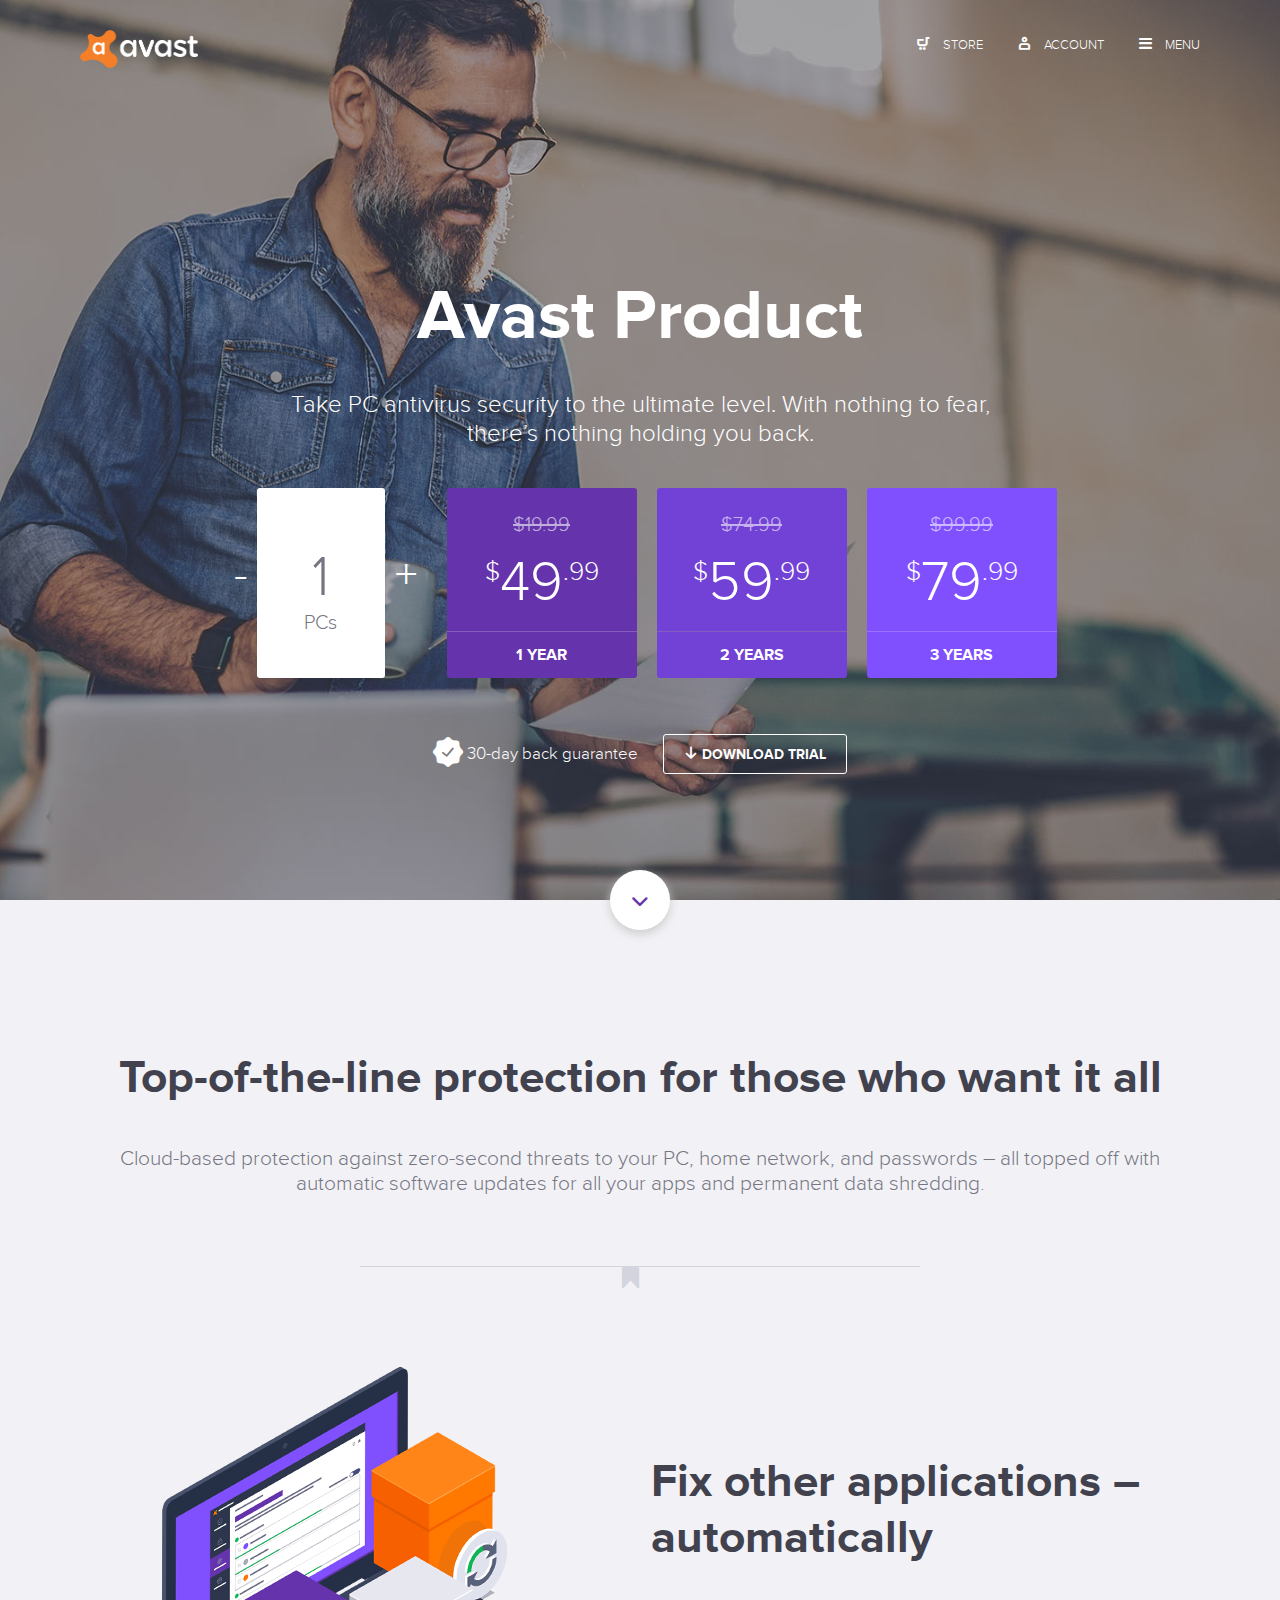
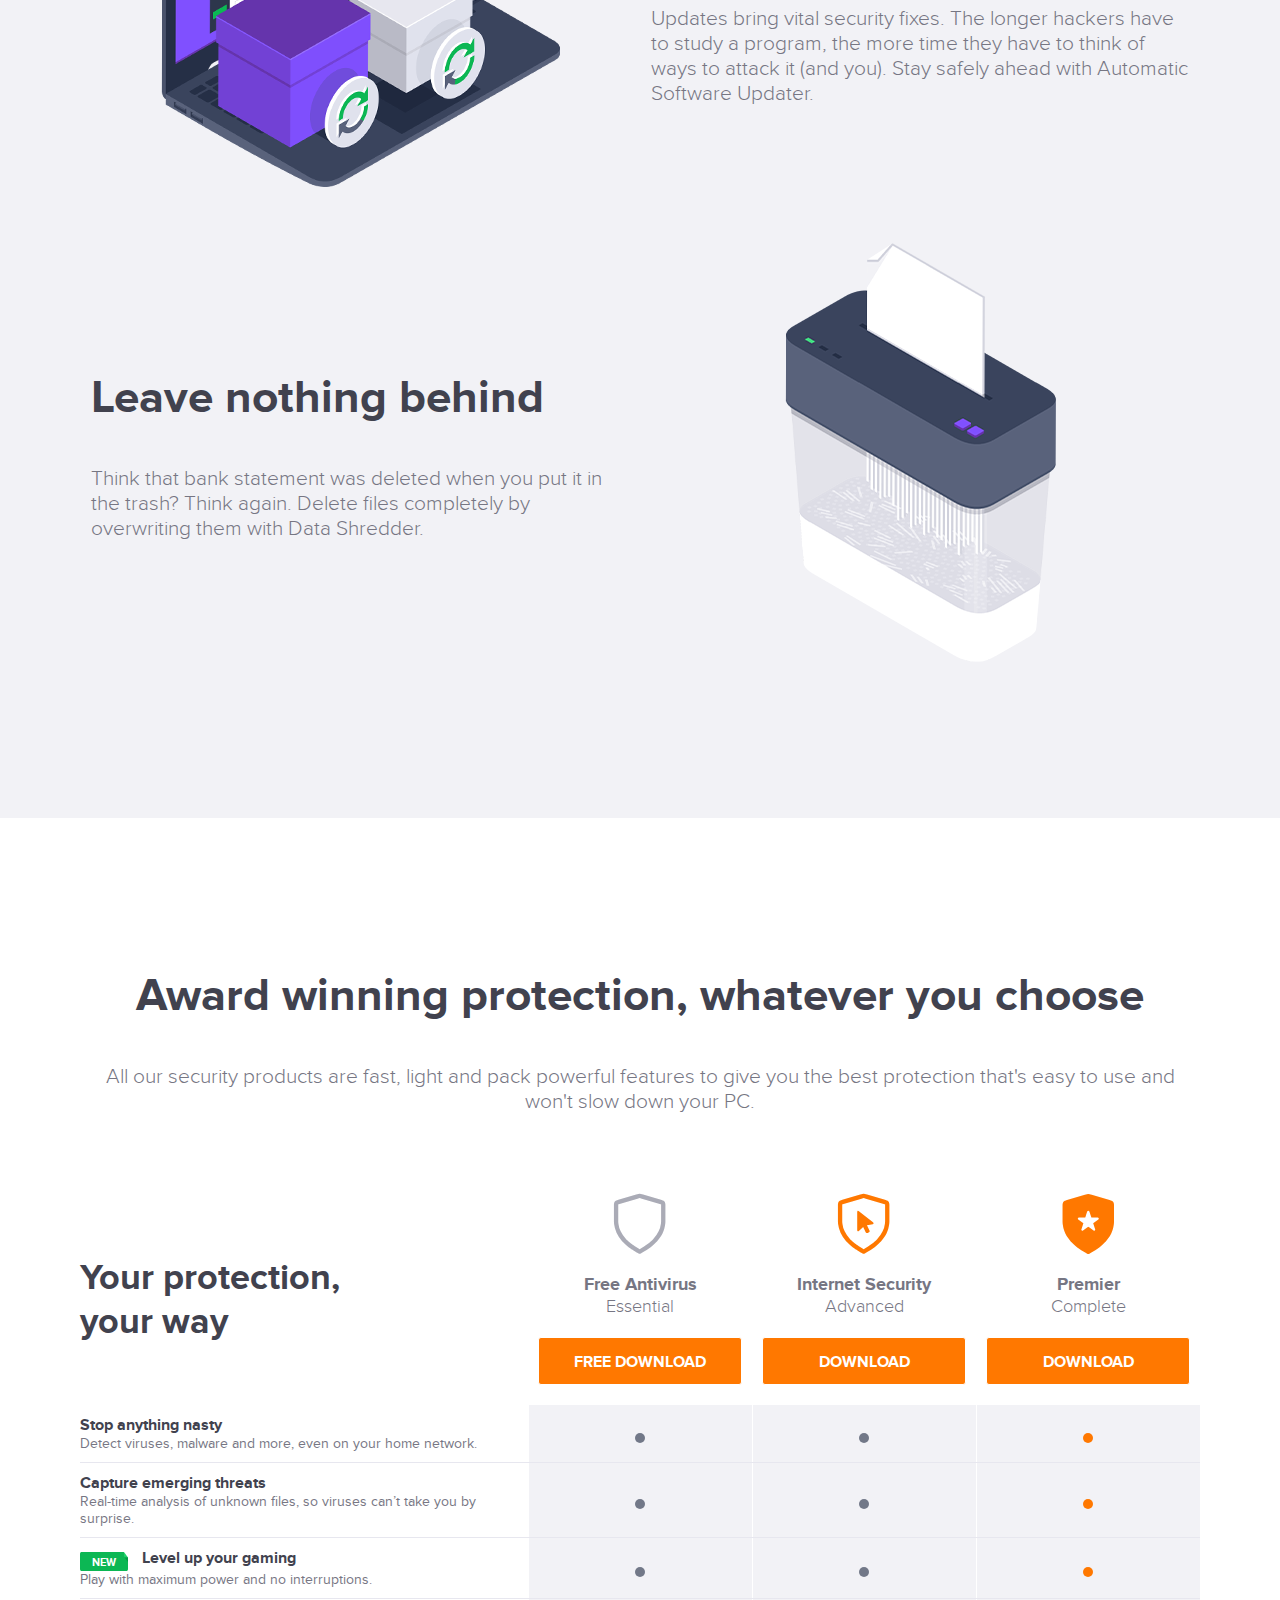
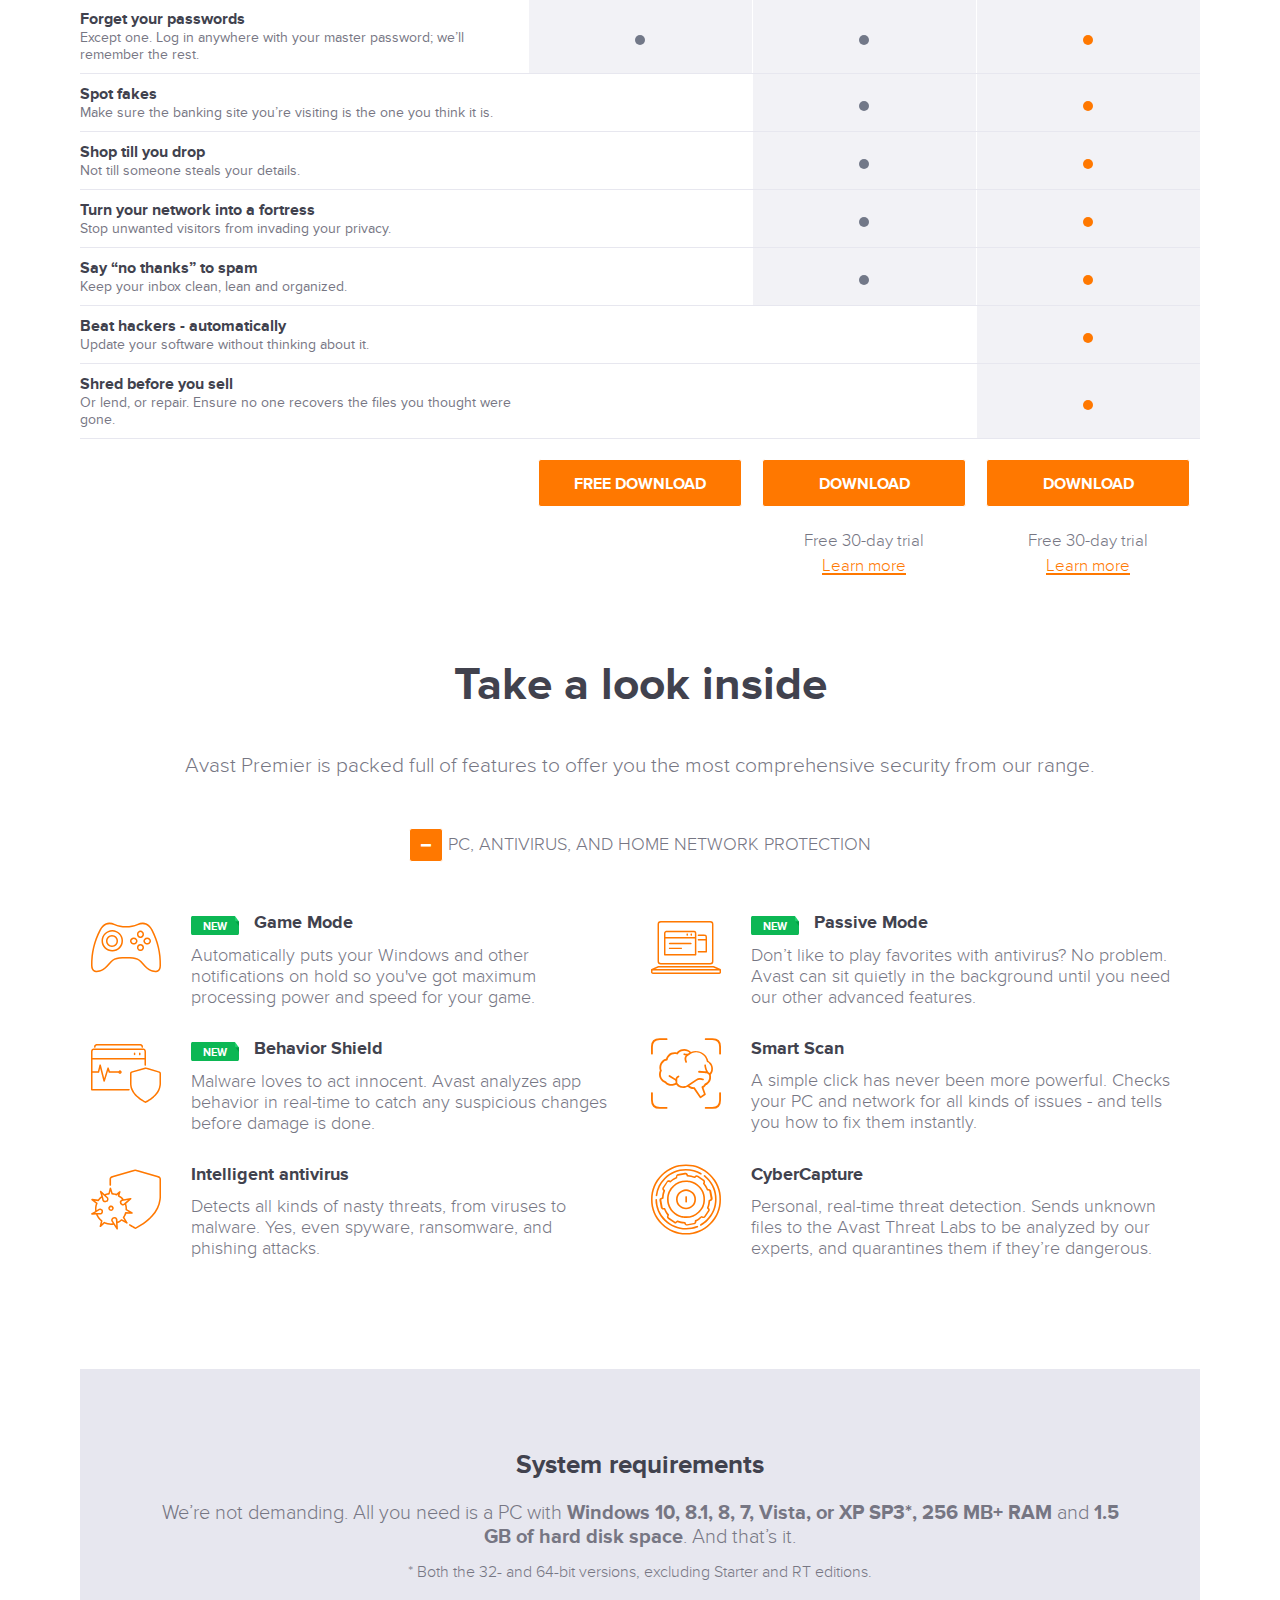
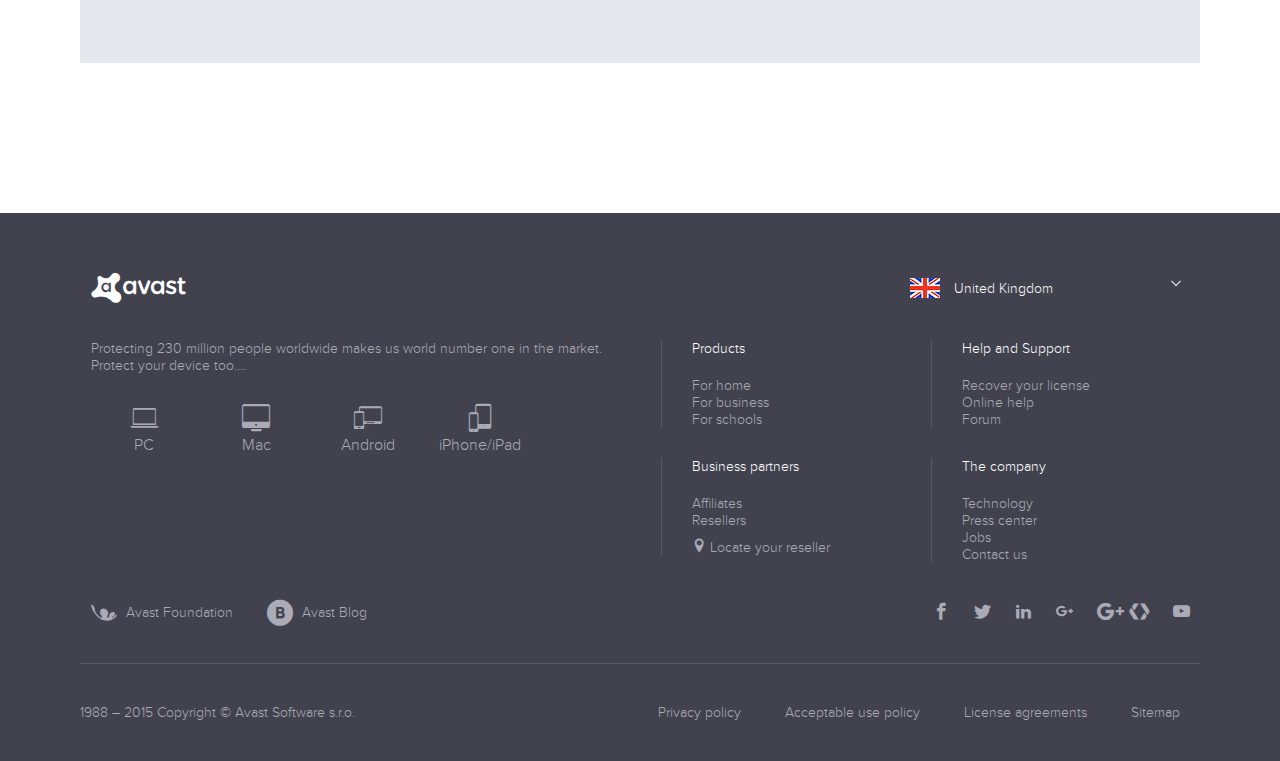
<file: index.html>
<!doctype html>
<html lang="en">
<head>
    <meta charset="utf-8">
    <meta content="width=device-width, initial-scale=1, shrink-to-fit=no" name="viewport">
    <link href="css/style.css" rel="stylesheet">
    <title>Avast</title>
</head>

<body>
<header class="header-hero">
    <nav class="navbar">
        <div class="container">
            <div class="clearfix">
                <a href="#" class="logo"><img src="img/logo.png" alt="Avast"/></a>
                <ul class="navbar-nav">
                    <li class="nav-item">
                        <a class="nav-link" href="#"><i class="icon-cart"></i><span> STORE</span></a>
                    </li>
                    <li class="nav-item">
                        <a class="nav-link" href="#"><i class="icon-user"></i><span> ACCOUNT</span></a>
                    </li>
                    <li class="nav-item">
                        <a class="nav-link js-menu" href="#"><i class="icon-menu"></i><span> MENU</span></a>
                    </li>
                </ul>
            </div>

            <div class="menu-hide">
                <div class="js-menu-close menu-close">
                    <div class="text">Menu</div>
                    <i class="icon-cross"></i>
                </div>
                <nav>
                    <ul>
                        <li><a href="#">Link One</a></li>
                        <li><a href="#">Link Two</a></li>
                        <li><a href="#">Link Three</a></li>
                        <li><a href="#">Link Four</a></li>
                    </ul>
                </nav>
            </div>
        </div>
    </nav>

    <div class="header-text">
        <h1>Avast Product</h1>
        <div>Take PC antivirus security to the ultimate level. With nothing to fear, there’s nothing holding you back.</div>
    </div>
    <div class="plan-selector clearfix">
        <div class="qtd clearfix">
            <div class="js-plan-minus plan-calc">-</div>
            <div class="js-plan-current plan-qtd"><span>1</span> PCs</div>
            <div class="js-plan-plus plan-calc">+</div>
        </div>
        <a href="#" class="item">
            <div class="discount js-disc" data-val="19.99">$19.99</div>
            <div class="price"><span class="sub">$</span><span class="js-val" data-val="49">49</span><span class="sub">.99</span></div>
            <div class="period">1 YEAR</div>
        </a>
        <a href="#" class="item item-2">
            <div class="discount js-disc" data-val="74.99">$74.99</div>
            <div class="price"><span class="sub">$</span><span class="js-val" data-val="59">59</span><span class="sub">.99</span></div>
            <div class="period">2 YEARS</div>
        </a>
        <a href="#" class="item item-3">
            <div class="discount js-disc" data-val="99.99">$99.99</div>
            <div class="price"><span class="sub">$</span><span class="js-val" data-val="79">79</span><span class="sub">.99</span></div>
            <div class="period">3 YEARS</div>
        </a>
    </div>

    <div class="header-links">
        <small><i class="icon-guarantee"></i> 30-day back guarantee</small>
        <a href="#" class="btn btn-default"><i class="icon-arrow-down"></i> DOWNLOAD TRIAL</a>
    </div>

    <a href="#main" class="scroll-down js-scroll-down"><i class="icon-chevron-down"></i></a>
</header>

<section class="section-dark" id="main">
    <div class="container">
        <h2 class="text-center">Top-of-the-line protection for those who want it all</h2>
        <div class="text-center">Cloud-based protection against zero-second threats to your PC, home network, and passwords – all topped off with automatic software updates for all your apps and permanent data shredding.</div>

        <div class="separator"></div>

        <div class="row flex-col">
            <div class="col-md-6 col-xs-12 text-center">
                <img src="img/img1.png" alt=""/>
            </div>
            <div class="col-md-6 col-xs-12">
                <h2>Fix other applications –  automatically</h2>
                <div>Updates bring vital security fixes. The longer hackers  have to study a program, the more time they have to  think of ways to attack it (and you). Stay safely ahead  with Automatic Software Updater.</div>
            </div>
        </div>
        <div class="row flex-col mt-5">
            <div class="col-md-6 col-xs-12">
                <h2>Leave nothing behind</h2>
                <div>Think that bank statement was deleted when you put it in the trash? Think again. Delete files completely by overwriting them with Data Shredder.</div>
            </div>
            <div class="col-md-6 col-xs-12 text-center">
                <img src="img/img2.png" alt=""/>
            </div>
        </div>
    </div>
</section>

<section>
    <div class="container">
        <h2 class="text-center">Award winning protection, whatever you choose</h2>
        <div class="text-center">All our security products are fast, light and pack powerful features to give you the best protection that's easy to use and won't slow down your PC.</div>

        <table class="products-table">
            <tr class="title">
                <td class="description">Your protection,<br/> your way</td>
                <td class="item">
                    <i class="icon-free"></i>
                    <span><strong>Free Antivirus</strong></span>
                    <span>Essential</span>
                    <a href="#" class="btn btn-primary btn-lg btn-block">FREE DOWNLOAD</a>
                </td>
                <td class="item">
                    <i class="icon-is"></i>
                    <span><strong>Internet Security</strong></span>
                    <span>Advanced</span>
                    <a href="#" class="btn btn-primary btn-lg btn-block">DOWNLOAD</a>
                </td>
                <td class="item">
                    <i class="icon-premier"></i>
                    <span><strong>Premier</strong></span>
                    <span>Complete</span>
                    <a href="#" class="btn btn-primary btn-lg btn-block">DOWNLOAD</a>
                </td>
            </tr>

            <tr>
                <td class="text"><strong>Stop anything nasty</strong>Detect viruses, malware and more, even on your home network. </td>
                <td class="opt"><i class="icon-dot"></i></td>
                <td class="opt"><i class="icon-dot"></i></td>
                <td class="opt active"><i class="icon-dot"></i></td>
            </tr>
            <tr>
                <td class="text"><strong>Capture emerging threats</strong>Real-time analysis of unknown files, so viruses can’t take you by surprise. </td>
                <td class="opt"><i class="icon-dot"></i></td>
                <td class="opt"><i class="icon-dot"></i></td>
                <td class="opt active"><i class="icon-dot"></i></td>
            </tr>
            <tr>
                <td class="text"><strong><label class="label green">NEW</label> Level up your gaming</strong>Play with maximum power and no interruptions.</td>
                <td class="opt"><i class="icon-dot"></i></td>
                <td class="opt"><i class="icon-dot"></i></td>
                <td class="opt active"><i class="icon-dot"></i></td>
            </tr>
            <tr>
                <td class="text"><strong>Forget your passwords</strong>Except one. Log in anywhere with your master password;  we’ll remember the rest.</td>
                <td class="opt"><i class="icon-dot"></i></td>
                <td class="opt"><i class="icon-dot"></i></td>
                <td class="opt active"><i class="icon-dot"></i></td>
            </tr>
            <tr>
                <td class="text"><strong>Spot fakes</strong>Make sure the banking site you’re visiting is the one you think it is. </td>
                <td class="opt empty"></td>
                <td class="opt"><i class="icon-dot"></i></td>
                <td class="opt active"><i class="icon-dot"></i></td>
            </tr>
            <tr>
                <td class="text"><strong>Shop till you drop</strong>Not till someone steals your details.</td>
                <td class="opt empty"></td>
                <td class="opt"><i class="icon-dot"></i></td>
                <td class="opt active"><i class="icon-dot"></i></td>
            </tr>
            <tr>
                <td class="text"><strong>Turn your network into a fortress</strong>Stop unwanted visitors from invading your privacy.</td>
                <td class="opt empty"></td>
                <td class="opt"><i class="icon-dot"></i></td>
                <td class="opt active"><i class="icon-dot"></i></td>
            </tr>
            <tr>
                <td class="text"><strong>Say “no thanks” to spam</strong>Keep your inbox clean, lean and organized.</td>
                <td class="opt empty"></td>
                <td class="opt"><i class="icon-dot"></i></td>
                <td class="opt active"><i class="icon-dot"></i></td>
            </tr>
            <tr>
                <td class="text"><strong>Beat hackers - automatically</strong>Update your software without thinking about it. </td>
                <td class="opt empty"></td>
                <td class="opt empty"></td>
                <td class="opt active"><i class="icon-dot"></i></td>
            </tr>
            <tr>
                <td class="text"><strong>Shred before you sell</strong>Or lend, or repair. Ensure no one recovers the files you thought were gone.</td>
                <td class="opt empty"></td>
                <td class="opt empty"></td>
                <td class="opt active"><i class="icon-dot"></i></td>
            </tr>

            <tr>
                <td class="empty"></td>
                <td class="item">
                    <a href="#" class="btn btn-primary btn-lg btn-block">FREE DOWNLOAD</a>
                </td>
                <td class="item">
                    <a href="#" class="btn btn-primary btn-lg btn-block">DOWNLOAD</a>
                    <div class="text-center"><small>Free 30-day trial</small></div>
                    <div class="text-center"><a href="#"><small>Learn more</small></a></div>
                </td>
                <td class="item">
                    <a href="#" class="btn btn-primary btn-lg btn-block">DOWNLOAD</a>
                    <div class="text-center"><small>Free 30-day trial</small></div>
                    <div class="text-center"><a href="#"><small>Learn more</small></a></div>
                </td>
            </tr>
        </table>

        <h2 class="text-center">Take a look inside</h2>
        <div class="text-center">Avast Premier is packed full of features to offer you the most comprehensive security from our range.</div>

        <div class="toggle-handle">
            <span class="btn btn-primary btn-sm js-toggle-handle open"><i class="icon-minus"></i></span> PC, Antivirus, and home network protection
        </div>

        <div class="box-group js-toggle-group">
            <div class="row">
                <div class="col-md-6 col-xs-12">
                    <div class="item">
                        <div class="icon"><i class="icon-control"></i></div>
                        <div class="text">
                            <div class="title"><span class="label green">NEW</span> Game Mode</div>
                            <div>Automatically puts your Windows and other notifications on hold so you've got maximum processing power and speed for your game.</div>
                        </div>
                    </div>
                </div>
                <div class="col-md-6 col-xs-12">
                    <div class="item">
                        <div class="icon"><i class="icon-computer"></i></div>
                        <div class="text">
                            <div class="title"><span class="label green">NEW</span> Passive Mode</div>
                            <div>Don’t like to play favorites with antivirus?  No problem. Avast can sit quietly in the  background until you need our other  advanced features.</div>
                        </div>
                    </div>
                </div>
                <div class="col-md-6 col-xs-12">
                    <div class="item">
                        <div class="icon"><i class="icon-shield"></i></div>
                        <div class="text">
                            <div class="title"><span class="label green">NEW</span> Behavior Shield</div>
                            <div>Malware loves to act innocent. Avast analyzes  app behavior in real-time to catch any  suspicious changes before damage is done.</div>
                        </div>
                    </div>
                </div>
                <div class="col-md-6 col-xs-12">
                    <div class="item">
                        <div class="icon"><i class="icon-brain"></i></div>
                        <div class="text">
                            <div class="title">Smart Scan</div>
                            <div>A simple click has never been more powerful.  Checks your PC and network for all kinds of  issues - and tells you how to fix them instantly.</div>
                        </div>
                    </div>
                </div>
                <div class="col-md-6 col-xs-12">
                    <div class="item">
                        <div class="icon"><i class="icon-antivirus"></i></div>
                        <div class="text">
                            <div class="title">Intelligent antivirus</div>
                            <div>Detects all kinds of nasty threats, from viruses  to malware. Yes, even spyware, ransomware,  and phishing attacks.</div>
                        </div>
                    </div>
                </div>
                <div class="col-md-6 col-xs-12">
                    <div class="item">
                        <div class="icon"><i class="icon-trap"></i></div>
                        <div class="text">
                            <div class="title">CyberCapture</div>
                            <div>Personal, real-time threat detection. Sends  unknown files to the Avast Threat Labs to be  analyzed by our experts, and quarantines  them if they’re dangerous.</div>
                        </div>
                    </div>
                </div>
            </div>
        </div>

        <div class="note">
            <h3>System requirements</h3>
            <div>We’re not demanding. All you need is a PC with <strong>Windows 10, 8.1, 8, 7, Vista, or XP SP3*, 256 MB+ RAM</strong> and <strong>1.5 GB of hard disk space</strong>. And that’s it.</div>
            <div class="mt-1"><small>* Both the 32- and 64-bit versions, excluding Starter and RT editions.</small></div>
        </div>
    </div>
</section>

<footer>
    <div class="container">
        <div class="row">
            <div class="col-md-6 col-xs-12">
                <div class="logo">
                    <i class="icon-avast"></i>
                </div>
            </div>
            <div class="col-md-6 col-xs-12">
                <a href="#" class="region-selector-button"><img src="img/flag-uk.jpg" alt=""/> <span>United Kingdom</span></a>
            </div>
        </div>

        <div class="row mt-3">
            <div class="col-md-6 col-xs-12">
                <div>Protecting 230 million people worldwide makes us world number one in the market. Protect your device too....</div>
                <div class="devices">
                    <div><i class="icon-pc"></i><br/>PC</div>
                    <div><i class="icon-mac"></i><br/>Mac</div>
                    <div><i class="icon-android"></i><br/>Android</div>
                    <div><i class="icon-iphone"></i><br/>iPhone/iPad</div>
                </div>
            </div>
            <div class="col-md-6">
                <div class="row">
                    <div class="col-sm-6 col-xs-12">
                        <div class="footer-links">
                            <div class="title">Products</div>
                            <div><a href="#">For home</a></div>
                            <div><a href="#">For business</a></div>
                            <div><a href="#">For schools</a></div>
                        </div>
                    </div>
                    <div class="col-sm-6 col-xs-12">
                        <div class="footer-links">
                            <div class="title">Help and Support</div>
                            <div><a href="#">Recover your license</a></div>
                            <div><a href="#">Online help</a></div>
                            <div><a href="#">Forum</a></div>
                        </div>
                    </div>
                    <div class="col-sm-6 col-xs-12">
                        <div class="footer-links">
                            <div class="title">Business partners</div>
                            <div><a href="#">Affiliates</a></div>
                            <div><a href="#">Resellers</a></div>
                            <div class="mt-1"><i class="icon-marker"></i> Locate your reseller</div>
                        </div>
                    </div>
                    <div class="col-sm-6 col-xs-12">
                        <div class="footer-links">
                            <div class="title">The company</div>
                            <div><a href="#">Technology</a></div>
                            <div><a href="#">Press center</a></div>
                            <div><a href="#">Jobs</a></div>
                            <div><a href="#">Contact us</a></div>
                        </div>
                    </div>
                </div>
            </div>
        </div>

        <div class="row">
            <div class="col-md-6 col-xs-12">
                <a href="#" class="mr-3"><i class="icon-foundation"></i> Avast Foundation</a>
                <a href="#"><i class="icon-blog"></i> Avast Blog</a>
            </div>
            <div class="col-md-6 col-xs-12">
                <div class="social">
                    <a href="#"><i class="icon-facebook"></i></a>
                    <a href="#"><i class="icon-twitter"></i></a>
                    <a href="#"><i class="icon-linkedin"></i></a>
                    <a href="#"><i class="icon-google-plus"></i></a>
                    <a href="#"><i class="icon-google-dev"></i></a>
                    <a href="#"><i class="icon-youtube"></i></a>
                </div>
            </div>
        </div>

        <div class="copy">
            <div class="clearfix">
                <div class="year">
                    <div>1988 – 2015 Copyright © Avast Software s.r.o.</div>
                </div>
                <div class="links">
                    <a href="#">Privacy policy</a>
                    <a href="#">Acceptable use policy</a>
                    <a href="#">License agreements</a>
                    <a href="#">Sitemap</a>
                </div>
            </div>
        </div>
    </div>
</footer>


<div class="modal" aria-hidden="true">
    <div class="modal-dialog">
        <div class="modal-header">
            <div class="clearfix">
                <div class="logo"><img src="img/logo-dark.png" alt="avast"/></div>
                <a href="#" class="btn-close js-close-modal" aria-hidden="true">&times;</a>
            </div>
        </div>
        <div class="modal-body">
            <div class="endpoint-table clearfix">
                <div class="col-info">
                    <div class="title">50% off</div>
                    <div class="item-row">Antivirus protection</div>
                    <div class="item-row">Remote administration</div>
                    <div class="item-row">Firewall</div>
                    <div class="item-row">Antivirus</div>
                    <div class="item-row">File server protection</div>
                    <div class="item-row last">Email server protection</div>
                    <div class="item-check"></div>
                </div>
                <div class="col-product" data-id="epn" data-price="29.99" data-disc="10">
                    <div class="title">Avast Endpoint Protection</div>
                    <div class="item-row"><i class="icon-dot"></i></div>
                    <div class="item-row"><i class="icon-dot"></i></div>
                    <div class="item-row"></div>
                    <div class="item-row"></div>
                    <div class="item-row"></div>
                    <div class="item-row last"></div>
                    <div class="item-check js-prod-check"><span></span></div>
                </div>
                <div class="col-product" data-id="epp" data-price="39.99" data-disc="15">
                    <div class="title">Avast Endpoint Protection Plus</div>
                    <div class="item-row"><i class="icon-dot"></i></div>
                    <div class="item-row"><i class="icon-dot"></i></div>
                    <div class="item-row"><i class="icon-dot"></i></div>
                    <div class="item-row"><i class="icon-dot"></i></div>
                    <div class="item-row"></div>
                    <div class="item-row last"></div>
                    <div class="item-check js-prod-check"><span></span></div>
                </div>
                <div class="col-product" data-id="eps" data-price="59.99" data-disc="25">
                    <div class="title">Avast Endpoint Protection Suite</div>
                    <div class="item-row"><i class="icon-dot"></i></div>
                    <div class="item-row"><i class="icon-dot"></i></div>
                    <div class="item-row"></div>
                    <div class="item-row"></div>
                    <div class="item-row"><i class="icon-dot"></i></div>
                    <div class="item-row last"></div>
                    <div class="item-check js-prod-check"><span></span></div>
                </div>
                <div class="col-product" data-id="epsp" data-price="89.99" data-disc="35">
                    <div class="title">Avast Endpoint Protection Suite Plus</div>
                    <div class="item-row"><i class="icon-dot"></i></div>
                    <div class="item-row"><i class="icon-dot"></i></div>
                    <div class="item-row"><i class="icon-dot"></i></div>
                    <div class="item-row"><i class="icon-dot"></i></div>
                    <div class="item-row"><i class="icon-dot"></i></div>
                    <div class="item-row last"><i class="icon-dot"></i></div>
                    <div class="item-check js-prod-check"><span></span></div>
                </div>
            </div>

            <div class="endpoint-calc">
                <div class="item">
                    <div class="js-endpoint-minus"><i class="icon-minus"></i></div>
                    <div class="calc js-endpoint-count"><span>1</span>endpoints</div>
                    <div class="js-endpoint-plus"><i class="icon-plus"></i></div>
                </div>
                <div class="item">
                    <div class="js-year-minus"><i class="icon-minus"></i></div>
                    <div class="calc js-years-count"><span>1</span>years</div>
                    <div class="js-year-plus"><i class="icon-plus"></i></div>
                </div>
                <div class="sum">
                    <div class="discount js-pac-disc">$300</div>
                    <div class="val js-pac-val">- $150</div>
                    <div class="tot js-pac-tot">$150</div>
                </div>
                <div class="action">
                    <a href="#" class="btn btn-primary btn-lg">PROCEED TO CART</a>
                    <div><small>30-day money back guarantee</small></div>
                </div>
            </div>
        </div>
    </div>
</div>



<script src="js/jquery-3.3.1.min.js"></script>
<script src="js/script.js"></script>
</body>
</html>
</file>
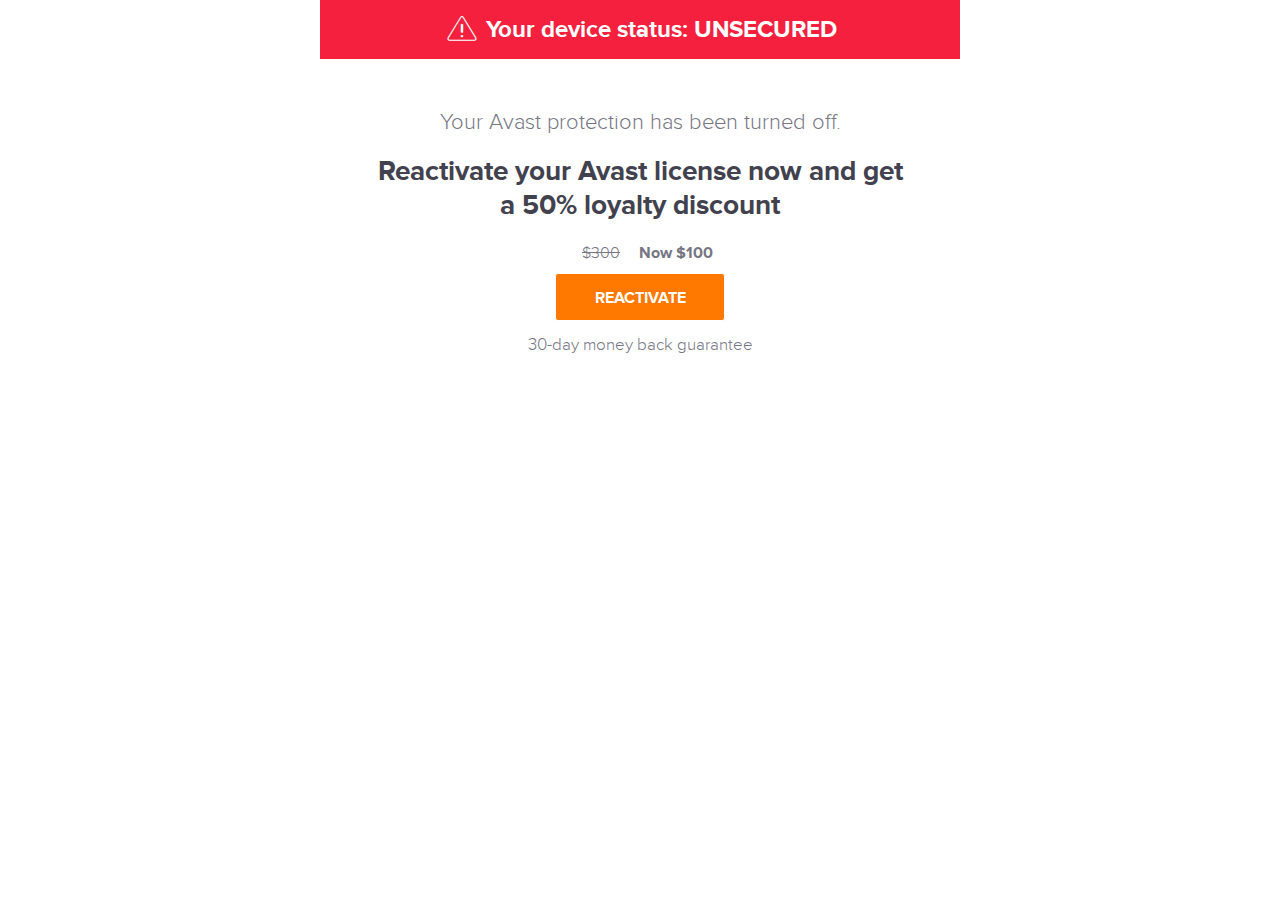
<file: inapp.html>
<!doctype html>
<html lang="en">
<head>
    <meta charset="utf-8">
    <meta content="width=device-width, initial-scale=1, shrink-to-fit=no" name="viewport">
    <link href="css/style.css" rel="stylesheet">
    <title>Avast</title>
</head>

<body>
<div class="inapp">
    <div class="notice notice-warning">
        <i class="icon-warning"></i> Your device status: UNSECURED
    </div>
    <div class="message">
        <div class="info1">Your Avast protection has been turned off.</div>
        <div class="info2">Reactivate your Avast license now and get a 50% loyalty discount</div>
        <div class="price">
            <span class="price-old">$300</span>
            <span><strong>Now $100</strong></span>
        </div>
        <div>
            <a href="index.html?program=epp" class="btn btn-primary btn-lg">REACTIVATE</a>
        </div>
        <div><small>30-day money back guarantee</small></div>
    </div>
</div>


<script src="js/jquery-3.3.1.min.js"></script>
<script src="js/script.js"></script>
</body>
</html>
</file>
<file: css/style.css>
html,
body,
div,
span,
applet,
object,
iframe,
h1,
h2,
h3,
h4,
h5,
h6,
p,
blockquote,
pre,
a,
abbr,
acronym,
address,
big,
cite,
code,
del,
dfn,
em,
img,
ins,
kbd,
q,
s,
samp,
small,
strike,
strong,
sub,
sup,
tt,
var,
b,
u,
i,
center,
dl,
dt,
dd,
ol,
ul,
li,
fieldset,
form,
label,
legend,
table,
caption,
tbody,
tfoot,
thead,
tr,
th,
td,
article,
aside,
canvas,
details,
embed,
figure,
figcaption,
footer,
header,
hgroup,
menu,
nav,
output,
ruby,
section,
summary,
time,
mark,
audio,
video {
  margin: 0;
  padding: 0;
  border: 0;
  font-size: 100%;
  font: inherit;
  vertical-align: baseline;
}
/* HTML5 display-role reset for older browsers */
article,
aside,
details,
figcaption,
figure,
footer,
header,
hgroup,
menu,
nav,
section {
  display: block;
}
body {
  line-height: 1;
}
ol,
ul {
  list-style: none;
}
blockquote,
q {
  quotes: none;
}
blockquote:before,
blockquote:after,
q:before,
q:after {
  content: '';
  content: none;
}
table {
  border-collapse: collapse;
  border-spacing: 0;
}
@font-face {
  font-family: 'proxima_nova-bold';
  src: url('../fonts/proxima_nova_bold-webfont.woff2') format('woff2'), url('../fonts/proxima_nova_bold-webfont.woff') format('woff');
  font-weight: bold;
  font-style: normal;
}
@font-face {
  font-family: 'proxima_nova-light';
  src: url('../fonts/proxima_nova_light-webfont.woff2') format('woff2'), url('../fonts/proxima_nova_light-webfont.woff') format('woff');
  font-weight: 300;
  font-style: normal;
}
@font-face {
  font-family: 'proxima_nova';
  src: url('../fonts/proxima_nova_regular-webfont.woff2') format('woff2'), url('../fonts/proxima_nova_regular-webfont.woff') format('woff');
  font-weight: normal;
  font-style: normal;
}
html,
body {
  height: 100%;
}
html {
  font-size: 21px;
}
body {
  font-family: 'proxima_nova-light', sans-serif;
  color: #767683;
  background: #fff;
  line-height: normal;
}
section {
  padding: 150px 0;
}
h1 {
  font-size: 2.667rem;
  color: #fff;
  font-family: 'proxima_nova-bold', sans-serif;
  margin: 0 0 30px;
}
h2 {
  font-size: 2.19rem;
  font-family: 'proxima_nova-bold', sans-serif;
  margin: 0 0 40px;
  color: #41424e;
}
.text-center {
  text-align: center;
}
.mt-0 {
  margin-top: 0;
}
.mt-1 {
  margin-top: 10px;
}
.mt-2 {
  margin-top: 20px;
}
.mt-3 {
  margin-top: 30px;
}
.mt-4 {
  margin-top: 40px;
}
.mt-5 {
  margin-top: 50px;
}
.mr-0 {
  margin-right: 0;
}
.mr-1 {
  margin-right: 10px;
}
.mr-2 {
  margin-right: 20px;
}
.mr-3 {
  margin-right: 30px;
}
.mr-4 {
  margin-right: 40px;
}
.mr-5 {
  margin-right: 50px;
}
a {
  color: #ff7800;
}
a:focus,
a:active,
a:hover {
  outline: none;
}
small {
  font-size: 80%;
}
strong {
  font-family: 'proxima_nova-bold', sans-serif;
}
img {
  max-width: 100%;
}
@media (max-width: 767px) {
  html {
    font-size: 20px;
  }
}
@media (max-width: 480px) {
  html {
    font-size: 19px;
  }
}
.header-hero {
  background: url(../img/hero.jpg) no-repeat center top;
  background-size: cover;
  box-sizing: border-box;
  min-height: 100%;
  position: relative;
  padding-top: 30px;
  text-align: center;
  color: #fff;
}
.header-hero .header-text {
  font-size: 1.143rem;
  max-width: 700px;
  margin: 0 auto;
}
.header-hero .header-text h1 {
  font-size: 3.333rem;
  color: #fff;
}
@media (max-width: 767px) {
  .header-hero .header-text {
    margin: 0 30px;
  }
}
.logo {
  float: left;
}
.logo img {
  width: 118px;
}
.navbar {
  margin-bottom: 200px;
}
.navbar-nav {
  float: right;
}
.navbar-nav .nav-item {
  list-style: none;
  display: inline-block;
  margin-left: 30px;
}
.navbar-nav .nav-item .nav-link {
  font-size: 13px;
  color: #fff;
  text-decoration: none;
}
.navbar-nav .nav-item .nav-link i {
  margin-right: 10px;
}
.menu-hide {
  width: 320px;
  right: -320px;
  height: 100vh;
  position: fixed;
  z-index: 10;
  top: 0;
  transition: all 0.6s ease-in-out;
}
.menu-hide nav ul li {
  height: 70px;
  list-style-type: none;
  text-align: center;
  line-height: 70px;
  transition: all .5s ease;
  border-top: solid 1px #EDF3F4;
}
.menu-hide nav ul li:hover {
  background-color: #ff7800;
  transition: all .5s ease;
}
.menu-hide nav ul li:hover a {
  color: #fff;
}
.menu-hide nav ul li a {
  padding: 30px 25px;
  text-decoration: none;
  color: #41424e;
}
.menu-hide.show {
  right: 0;
  background-color: #fff;
  transition: all 0.6s ease-in-out;
}
.menu-hide .menu-close {
  color: #767683;
  text-align: center;
  padding: 20px;
  position: relative;
}
.menu-hide .menu-close i {
  position: absolute;
  cursor: pointer;
  right: 15px;
  top: 20px;
  -webkit-text-stroke: 4px #fff;
}
@media (max-width: 767px) {
  .navbar-nav span {
    display: none;
  }
}
@media (max-width: 480px) {
  .navbar {
    margin-bottom: 100px;
  }
  .navbar-nav .nav-item {
    margin-left: 10px;
  }
}
footer {
  background: #41424e;
  padding-top: 60px;
  padding-bottom: 40px;
  color: #aaabb6;
  font-size: 14px;
}
footer a {
  color: #aaabb6;
  text-decoration: none;
}
footer a:hover {
  text-decoration: underline;
}
footer .logo {
  color: #fff;
  font-size: 30px;
}
footer .region-selector-button {
  margin: 0 auto;
  float: right;
  color: #fff;
  position: relative;
  display: inline-block;
  min-width: 280px;
  -webkit-transition: all 0.1s ease-in-out 0s;
  -o-transition: all 0.1s ease-in-out 0s;
  -moz-transition: all 0.1s ease-in-out 0s;
  transition: all 0.1s ease-in-out 0s;
  background-color: transparent;
}
footer .region-selector-button img {
  position: relative;
  top: 5px;
  margin-right: 10px;
}
footer .region-selector-button:hover {
  text-decoration: none;
}
footer .region-selector-button:after {
  position: absolute;
  right: 10px;
  top: 5px;
  content: "";
  display: inline-block;
  width: .4em;
  height: .4em;
  border-right: 1px solid #F2F2F6;
  border-top: 1px solid #F2F2F6;
  -webkit-transform: rotate(135deg);
  -moz-transform: rotate(135deg);
  -ms-transform: rotate(135deg);
  -o-transform: rotate(135deg);
  transform: rotate(135deg);
}
footer .devices {
  margin-top: 30px;
}
footer .devices > div {
  display: inline-block;
  width: 20%;
  text-align: center;
  font-size: 16px;
}
footer .devices > div i {
  font-size: 28px;
}
footer .footer-links {
  border-left: solid 1px #585965;
  padding-left: 30px;
  margin-bottom: 30px;
}
footer .footer-links .title {
  color: #fff;
  margin-bottom: 20px;
}
footer .social {
  text-align: right;
  margin-top: 10px;
}
footer .social > a {
  margin-left: 20px;
}
footer .social > a i {
  font-size: 17px;
}
footer .social > a:hover {
  text-decoration: none;
}
footer .icon-foundation,
footer .icon-blog {
  font-size: 26px;
  position: relative;
  top: 7px;
  margin-right: 5px;
}
footer .copy {
  border-top: solid 1px #585965;
  margin-top: 40px;
  padding-top: 40px;
}
footer .copy .year {
  float: left;
}
footer .copy .links {
  float: right;
}
footer .copy .links > a {
  margin: 0 20px;
}
@media (max-width: 767px) {
  footer {
    text-align: center;
  }
  footer .logo {
    text-align: center;
    float: none;
  }
  footer .region-selector-button {
    float: none;
    text-align: center;
    margin-top: 30px;
  }
  footer .devices {
    margin-bottom: 40px;
  }
  footer .social {
    margin-top: 30px;
    text-align: center;
  }
  footer .copy .year,
  footer .copy .links {
    float: none;
  }
  footer .copy .year {
    margin-bottom: 20px;
  }
}
@media (max-width: 480px) {
  footer .footer-links {
    border: none;
  }
}
.modal:before {
  content: "";
  display: none;
  background: rgba(0, 0, 0, 0.6);
  position: fixed;
  top: 0;
  left: 0;
  right: 0;
  bottom: 0;
  z-index: 10;
}
.opened:before {
  display: block;
}
.opened .modal-dialog {
  -webkit-transform: translate(0, 0);
  -ms-transform: translate(0, 0);
  transform: translate(0, 0);
  top: 20%;
}
.modal-dialog {
  background: #fefefe;
  padding: 20px;
  border: none;
  border-radius: 5px;
  margin-left: -380px;
  text-align: center;
  position: fixed;
  left: 50%;
  top: -100%;
  box-sizing: border-box;
  z-index: 11;
  width: 760px;
  box-shadow: 0 5px 10px rgba(0, 0, 0, 0.3);
  -webkit-transform: translate(0, -500%);
  -ms-transform: translate(0, -500%);
  transform: translate(0, -500%);
  -webkit-transition: -webkit-transform 0.3s ease-out;
  -moz-transition: -moz-transform 0.3s ease-out;
  -o-transition: -o-transform 0.3s ease-out;
  transition: transform 0.3s ease-out;
}
.modal-header .logo {
  width: 114px;
}
.modal-header .btn-close {
  position: absolute;
  right: 20px;
  top: 10px;
  text-decoration: none;
  color: #767683;
  font-size: 40px;
}
.modal-body {
  padding: 20px;
}
@media (max-width: 767px) {
  .modal-dialog {
    width: 100%;
    margin-left: 0;
    left: 0;
    border-radius: 0;
    position: absolute;
  }
  .modal-body {
    padding: 20px 0;
  }
}
.clearfix::after {
  display: block;
  clear: both;
  content: "";
}
.container {
  margin-right: auto;
  margin-left: auto;
  padding-left: 15px;
  padding-right: 15px;
}
.row {
  box-sizing: border-box;
  display: -webkit-box;
  display: -ms-flexbox;
  display: flex;
  -webkit-box-flex: 0;
  -ms-flex: 0 1 auto;
  flex: 0 1 auto;
  -webkit-box-orient: horizontal;
  -webkit-box-direction: normal;
  -ms-flex-direction: row;
  flex-direction: row;
  -ms-flex-wrap: wrap;
  flex-wrap: wrap;
}
.col-xs,
.col-xs-1,
.col-xs-10,
.col-xs-11,
.col-xs-12,
.col-xs-2,
.col-xs-3,
.col-xs-4,
.col-xs-5,
.col-xs-6,
.col-xs-7,
.col-xs-8,
.col-xs-9,
.col-xs-offset-0,
.col-xs-offset-1,
.col-xs-offset-10,
.col-xs-offset-11,
.col-xs-offset-12,
.col-xs-offset-2,
.col-xs-offset-3,
.col-xs-offset-4,
.col-xs-offset-5,
.col-xs-offset-6,
.col-xs-offset-7,
.col-xs-offset-8,
.col-xs-offset-9 {
  box-sizing: border-box;
  -webkit-box-flex: 0;
  -ms-flex: 0 0 auto;
  flex: 0 0 auto;
  padding-right: .5rem;
  padding-left: .5rem;
}
.col-xs {
  -webkit-box-flex: 1;
  -ms-flex-positive: 1;
  flex-grow: 1;
  -ms-flex-preferred-size: 0;
  flex-basis: 0;
  max-width: 100%;
}
.col-xs-1 {
  -ms-flex-preferred-size: 8.33333333%;
  flex-basis: 8.33333333%;
  max-width: 8.33333333%;
}
.col-xs-2 {
  -ms-flex-preferred-size: 16.66666667%;
  flex-basis: 16.66666667%;
  max-width: 16.66666667%;
}
.col-xs-3 {
  -ms-flex-preferred-size: 25%;
  flex-basis: 25%;
  max-width: 25%;
}
.col-xs-4 {
  -ms-flex-preferred-size: 33.33333333%;
  flex-basis: 33.33333333%;
  max-width: 33.33333333%;
}
.col-xs-5 {
  -ms-flex-preferred-size: 41.66666667%;
  flex-basis: 41.66666667%;
  max-width: 41.66666667%;
}
.col-xs-6 {
  -ms-flex-preferred-size: 50%;
  flex-basis: 50%;
  max-width: 50%;
}
.col-xs-7 {
  -ms-flex-preferred-size: 58.33333333%;
  flex-basis: 58.33333333%;
  max-width: 58.33333333%;
}
.col-xs-8 {
  -ms-flex-preferred-size: 66.66666667%;
  flex-basis: 66.66666667%;
  max-width: 66.66666667%;
}
.col-xs-9 {
  -ms-flex-preferred-size: 75%;
  flex-basis: 75%;
  max-width: 75%;
}
.col-xs-10 {
  -ms-flex-preferred-size: 83.33333333%;
  flex-basis: 83.33333333%;
  max-width: 83.33333333%;
}
.col-xs-11 {
  -ms-flex-preferred-size: 91.66666667%;
  flex-basis: 91.66666667%;
  max-width: 91.66666667%;
}
.col-xs-12 {
  -ms-flex-preferred-size: 100%;
  flex-basis: 100%;
  max-width: 100%;
}
.col-xs-offset-0 {
  margin-left: 0;
}
.col-xs-offset-1 {
  margin-left: 8.33333333%;
}
.col-xs-offset-2 {
  margin-left: 16.66666667%;
}
.col-xs-offset-3 {
  margin-left: 25%;
}
.col-xs-offset-4 {
  margin-left: 33.33333333%;
}
.col-xs-offset-5 {
  margin-left: 41.66666667%;
}
.col-xs-offset-6 {
  margin-left: 50%;
}
.col-xs-offset-7 {
  margin-left: 58.33333333%;
}
.col-xs-offset-8 {
  margin-left: 66.66666667%;
}
.col-xs-offset-9 {
  margin-left: 75%;
}
.col-xs-offset-10 {
  margin-left: 83.33333333%;
}
.col-xs-offset-11 {
  margin-left: 91.66666667%;
}
@media only screen and (min-width: 480px) {
  .container {
    width: 450px;
  }
  .col-sm,
  .col-sm-1,
  .col-sm-10,
  .col-sm-11,
  .col-sm-12,
  .col-sm-2,
  .col-sm-3,
  .col-sm-4,
  .col-sm-5,
  .col-sm-6,
  .col-sm-7,
  .col-sm-8,
  .col-sm-9,
  .col-sm-offset-0,
  .col-sm-offset-1,
  .col-sm-offset-10,
  .col-sm-offset-11,
  .col-sm-offset-12,
  .col-sm-offset-2,
  .col-sm-offset-3,
  .col-sm-offset-4,
  .col-sm-offset-5,
  .col-sm-offset-6,
  .col-sm-offset-7,
  .col-sm-offset-8,
  .col-sm-offset-9 {
    box-sizing: border-box;
    -webkit-box-flex: 0;
    -ms-flex: 0 0 auto;
    flex: 0 0 auto;
    padding-right: .5rem;
    padding-left: 0.5rem;
  }
  .col-sm {
    -webkit-box-flex: 1;
    -ms-flex-positive: 1;
    flex-grow: 1;
    -ms-flex-preferred-size: 0;
    flex-basis: 0;
    max-width: 100%;
  }
  .col-sm-1 {
    -ms-flex-preferred-size: 8.33333333%;
    flex-basis: 8.33333333%;
    max-width: 8.33333333%;
  }
  .col-sm-2 {
    -ms-flex-preferred-size: 16.66666667%;
    flex-basis: 16.66666667%;
    max-width: 16.66666667%;
  }
  .col-sm-3 {
    -ms-flex-preferred-size: 25%;
    flex-basis: 25%;
    max-width: 25%;
  }
  .col-sm-4 {
    -ms-flex-preferred-size: 33.33333333%;
    flex-basis: 33.33333333%;
    max-width: 33.33333333%;
  }
  .col-sm-5 {
    -ms-flex-preferred-size: 41.66666667%;
    flex-basis: 41.66666667%;
    max-width: 41.66666667%;
  }
  .col-sm-6 {
    -ms-flex-preferred-size: 50%;
    flex-basis: 50%;
    max-width: 50%;
  }
  .col-sm-7 {
    -ms-flex-preferred-size: 58.33333333%;
    flex-basis: 58.33333333%;
    max-width: 58.33333333%;
  }
  .col-sm-8 {
    -ms-flex-preferred-size: 66.66666667%;
    flex-basis: 66.66666667%;
    max-width: 66.66666667%;
  }
  .col-sm-9 {
    -ms-flex-preferred-size: 75%;
    flex-basis: 75%;
    max-width: 75%;
  }
  .col-sm-10 {
    -ms-flex-preferred-size: 83.33333333%;
    flex-basis: 83.33333333%;
    max-width: 83.33333333%;
  }
  .col-sm-11 {
    -ms-flex-preferred-size: 91.66666667%;
    flex-basis: 91.66666667%;
    max-width: 91.66666667%;
  }
  .col-sm-12 {
    -ms-flex-preferred-size: 100%;
    flex-basis: 100%;
    max-width: 100%;
  }
  .col-sm-offset-0 {
    margin-left: 0;
  }
  .col-sm-offset-1 {
    margin-left: 8.33333333%;
  }
  .col-sm-offset-2 {
    margin-left: 16.66666667%;
  }
  .col-sm-offset-3 {
    margin-left: 25%;
  }
  .col-sm-offset-4 {
    margin-left: 33.33333333%;
  }
  .col-sm-offset-5 {
    margin-left: 41.66666667%;
  }
  .col-sm-offset-6 {
    margin-left: 50%;
  }
  .col-sm-offset-7 {
    margin-left: 58.33333333%;
  }
  .col-sm-offset-8 {
    margin-left: 66.66666667%;
  }
  .col-sm-offset-9 {
    margin-left: 75%;
  }
  .col-sm-offset-10 {
    margin-left: 83.33333333%;
  }
  .col-sm-offset-11 {
    margin-left: 91.66666667%;
  }
}
@media only screen and (min-width: 767px) {
  .container {
    width: 737px;
  }
  .col-md,
  .col-md-1,
  .col-md-10,
  .col-md-11,
  .col-md-12,
  .col-md-2,
  .col-md-3,
  .col-md-4,
  .col-md-5,
  .col-md-6,
  .col-md-7,
  .col-md-8,
  .col-md-9,
  .col-md-offset-0,
  .col-md-offset-1,
  .col-md-offset-10,
  .col-md-offset-11,
  .col-md-offset-12,
  .col-md-offset-2,
  .col-md-offset-3,
  .col-md-offset-4,
  .col-md-offset-5,
  .col-md-offset-6,
  .col-md-offset-7,
  .col-md-offset-8,
  .col-md-offset-9 {
    box-sizing: border-box;
    -webkit-box-flex: 0;
    -ms-flex: 0 0 auto;
    flex: 0 0 auto;
    padding-right: .5rem;
    padding-left: 0.5rem;
  }
  .col-md {
    -webkit-box-flex: 1;
    -ms-flex-positive: 1;
    flex-grow: 1;
    -ms-flex-preferred-size: 0;
    flex-basis: 0;
    max-width: 100%;
  }
  .col-md-1 {
    -ms-flex-preferred-size: 8.33333333%;
    flex-basis: 8.33333333%;
    max-width: 8.33333333%;
  }
  .col-md-2 {
    -ms-flex-preferred-size: 16.66666667%;
    flex-basis: 16.66666667%;
    max-width: 16.66666667%;
  }
  .col-md-3 {
    -ms-flex-preferred-size: 25%;
    flex-basis: 25%;
    max-width: 25%;
  }
  .col-md-4 {
    -ms-flex-preferred-size: 33.33333333%;
    flex-basis: 33.33333333%;
    max-width: 33.33333333%;
  }
  .col-md-5 {
    -ms-flex-preferred-size: 41.66666667%;
    flex-basis: 41.66666667%;
    max-width: 41.66666667%;
  }
  .col-md-6 {
    -ms-flex-preferred-size: 50%;
    flex-basis: 50%;
    max-width: 50%;
  }
  .col-md-7 {
    -ms-flex-preferred-size: 58.33333333%;
    flex-basis: 58.33333333%;
    max-width: 58.33333333%;
  }
  .col-md-8 {
    -ms-flex-preferred-size: 66.66666667%;
    flex-basis: 66.66666667%;
    max-width: 66.66666667%;
  }
  .col-md-9 {
    -ms-flex-preferred-size: 75%;
    flex-basis: 75%;
    max-width: 75%;
  }
  .col-md-10 {
    -ms-flex-preferred-size: 83.33333333%;
    flex-basis: 83.33333333%;
    max-width: 83.33333333%;
  }
  .col-md-11 {
    -ms-flex-preferred-size: 91.66666667%;
    flex-basis: 91.66666667%;
    max-width: 91.66666667%;
  }
  .col-md-12 {
    -ms-flex-preferred-size: 100%;
    flex-basis: 100%;
    max-width: 100%;
  }
  .col-md-offset-0 {
    margin-left: 0;
  }
  .col-md-offset-1 {
    margin-left: 8.33333333%;
  }
  .col-md-offset-2 {
    margin-left: 16.66666667%;
  }
  .col-md-offset-3 {
    margin-left: 25%;
  }
  .col-md-offset-4 {
    margin-left: 33.33333333%;
  }
  .col-md-offset-5 {
    margin-left: 41.66666667%;
  }
  .col-md-offset-6 {
    margin-left: 50%;
  }
  .col-md-offset-7 {
    margin-left: 58.33333333%;
  }
  .col-md-offset-8 {
    margin-left: 66.66666667%;
  }
  .col-md-offset-9 {
    margin-left: 75%;
  }
  .col-md-offset-10 {
    margin-left: 83.33333333%;
  }
  .col-md-offset-11 {
    margin-left: 91.66666667%;
  }
}
@media only screen and (min-width: 1150px) {
  .container {
    width: 1120px;
  }
  .col-lg,
  .col-lg-1,
  .col-lg-10,
  .col-lg-11,
  .col-lg-12,
  .col-lg-2,
  .col-lg-3,
  .col-lg-4,
  .col-lg-5,
  .col-lg-6,
  .col-lg-7,
  .col-lg-8,
  .col-lg-9,
  .col-lg-offset-0,
  .col-lg-offset-1,
  .col-lg-offset-10,
  .col-lg-offset-11,
  .col-lg-offset-12,
  .col-lg-offset-2,
  .col-lg-offset-3,
  .col-lg-offset-4,
  .col-lg-offset-5,
  .col-lg-offset-6,
  .col-lg-offset-7,
  .col-lg-offset-8,
  .col-lg-offset-9 {
    box-sizing: border-box;
    -webkit-box-flex: 0;
    -ms-flex: 0 0 auto;
    flex: 0 0 auto;
    padding-right: .5rem;
    padding-left: 0.5rem;
  }
  .col-lg {
    -webkit-box-flex: 1;
    -ms-flex-positive: 1;
    flex-grow: 1;
    -ms-flex-preferred-size: 0;
    flex-basis: 0;
    max-width: 100%;
  }
  .col-lg-1 {
    -ms-flex-preferred-size: 8.33333333%;
    flex-basis: 8.33333333%;
    max-width: 8.33333333%;
  }
  .col-lg-2 {
    -ms-flex-preferred-size: 16.66666667%;
    flex-basis: 16.66666667%;
    max-width: 16.66666667%;
  }
  .col-lg-3 {
    -ms-flex-preferred-size: 25%;
    flex-basis: 25%;
    max-width: 25%;
  }
  .col-lg-4 {
    -ms-flex-preferred-size: 33.33333333%;
    flex-basis: 33.33333333%;
    max-width: 33.33333333%;
  }
  .col-lg-5 {
    -ms-flex-preferred-size: 41.66666667%;
    flex-basis: 41.66666667%;
    max-width: 41.66666667%;
  }
  .col-lg-6 {
    -ms-flex-preferred-size: 50%;
    flex-basis: 50%;
    max-width: 50%;
  }
  .col-lg-7 {
    -ms-flex-preferred-size: 58.33333333%;
    flex-basis: 58.33333333%;
    max-width: 58.33333333%;
  }
  .col-lg-8 {
    -ms-flex-preferred-size: 66.66666667%;
    flex-basis: 66.66666667%;
    max-width: 66.66666667%;
  }
  .col-lg-9 {
    -ms-flex-preferred-size: 75%;
    flex-basis: 75%;
    max-width: 75%;
  }
  .col-lg-10 {
    -ms-flex-preferred-size: 83.33333333%;
    flex-basis: 83.33333333%;
    max-width: 83.33333333%;
  }
  .col-lg-11 {
    -ms-flex-preferred-size: 91.66666667%;
    flex-basis: 91.66666667%;
    max-width: 91.66666667%;
  }
  .col-lg-12 {
    -ms-flex-preferred-size: 100%;
    flex-basis: 100%;
    max-width: 100%;
  }
  .col-lg-offset-0 {
    margin-left: 0;
  }
  .col-lg-offset-1 {
    margin-left: 8.33333333%;
  }
  .col-lg-offset-2 {
    margin-left: 16.66666667%;
  }
  .col-lg-offset-3 {
    margin-left: 25%;
  }
  .col-lg-offset-4 {
    margin-left: 33.33333333%;
  }
  .col-lg-offset-5 {
    margin-left: 41.66666667%;
  }
  .col-lg-offset-6 {
    margin-left: 50%;
  }
  .col-lg-offset-7 {
    margin-left: 58.33333333%;
  }
  .col-lg-offset-8 {
    margin-left: 66.66666667%;
  }
  .col-lg-offset-9 {
    margin-left: 75%;
  }
  .col-lg-offset-10 {
    margin-left: 83.33333333%;
  }
  .col-lg-offset-11 {
    margin-left: 91.66666667%;
  }
}
.label {
  background-position: 50% 50%;
  background-repeat: no-repeat;
  -webkit-background-size: 100% 100%;
  -moz-background-size: 100% 100%;
  -o-background-size: 100% 100%;
  background-size: 100% 100%;
  color: #FFF;
  display: inline-block;
  font-size: 11px;
  font-weight: 700;
  text-transform: uppercase;
  margin-right: 10px;
  padding: 4px 12px 2px;
  position: relative;
  vertical-align: middle;
}
.label.green {
  background-image: url(../img/label-green.svg);
}
.products-table {
  margin: 80px auto;
  border-collapse: collapse;
  width: 100%;
}
.products-table .description {
  text-align: left;
  vertical-align: middle;
  font-size: 1.714rem;
  font-family: 'proxima_nova-bold', sans-serif;
  color: #41424e;
}
.products-table .item {
  width: 20%;
  padding: 0 10px;
  vertical-align: top;
  text-align: center;
}
.products-table .item i {
  display: block;
  font-size: 60px;
  color: #aaabb6;
  margin-bottom: 20px;
}
.products-table .item i.icon-is,
.products-table .item i.icon-premier {
  color: #ff7800;
}
.products-table .item span {
  display: block;
  font-size: 18px;
}
.products-table .item .btn {
  margin: 20px 0;
}
.products-table .text {
  border-bottom: solid 1px #E7E7EF;
  font-size: 14px;
  padding: 10px 0;
  font-family: 'proxima_nova', sans-serif;
}
.products-table .text strong {
  color: #41424e;
  font-size: 16px;
  display: block;
}
.products-table .opt {
  width: 20%;
  background: #f2f2f6;
  text-align: center;
  vertical-align: middle;
  border-left: solid 1px #fff;
  border-bottom: solid 1px #E7E7EF;
}
.products-table .opt.empty {
  background: #fff;
}
.products-table .opt.active .icon-dot {
  background: #ff7800;
}
.products-table .opt .icon-dot {
  background: #727888;
  display: inline-block;
  width: 10px;
  height: 10px;
  border-radius: 50%;
  vertical-align: middle;
}
@media (max-width: 1150px) {
  .products-table .item {
    padding: 0 5px;
  }
}
@media (max-width: 767px) {
  .products-table tr {
    position: relative;
  }
  .products-table tr td {
    width: auto;
    float: left !important;
    border-right: 0 !important;
  }
  .products-table tr td:nth-child(2) {
    display: none;
  }
  .products-table tr:before,
  .products-table tr:after {
    content: "";
    display: table;
    line-height: 0;
  }
  .products-table .description {
    display: none;
  }
  .products-table .opt,
  .products-table .item {
    width: 50%;
    float: left;
    border-left: none;
  }
  .products-table .opt.empty,
  .products-table .item.empty {
    background: #f2f2f6;
    height: 36px;
  }
  .products-table .opt {
    height: 36px;
  }
  .products-table .item {
    padding: 0;
  }
  .products-table .text {
    width: 100%;
    float: left;
  }
}
.note {
  background: #e7e7ef;
  padding: 80px;
  text-align: center;
  margin-top: 80px;
  font-size: 0.9571rem;
}
.note h3 {
  font-size: 1.238rem;
  font-family: 'proxima_nova-bold', sans-serif;
  margin-bottom: 20px;
  color: #41424e;
}
@media (max-width: 767px) {
  .note {
    padding: 40px 30px;
  }
}
@font-face {
  font-family: 'avast';
  src: url('../fonts/avast.eot?8not5u');
  src: url('../fonts/avast.eot?8not5u#iefix') format('embedded-opentype'), url('../fonts/avast.ttf?8not5u') format('truetype'), url('../fonts/avast.woff?8not5u') format('woff'), url('../fonts/avast.svg?8not5u#avast') format('svg');
  font-weight: normal;
  font-style: normal;
}
[class^="icon-"],
[class*=" icon-"] {
  /* use !important to prevent issues with browser extensions that change fonts */
  font-family: 'avast' !important;
  speak: none;
  font-style: normal;
  font-weight: normal;
  font-variant: normal;
  text-transform: none;
  line-height: 1;
  /* Better Font Rendering =========== */
  -webkit-font-smoothing: antialiased;
  -moz-osx-font-smoothing: grayscale;
}
.icon-warning:before {
  content: "\e917";
}
.icon-chevron-down:before {
  content: "\e900";
}
.icon-cart:before {
  content: "\e901";
}
.icon-user:before {
  content: "\e902";
}
.icon-menu:before {
  content: "\e903";
}
.icon-flag:before {
  content: "\e904";
}
.icon-google-dev:before {
  content: "\e905";
}
.icon-foundation:before {
  content: "\e906";
}
.icon-blog:before {
  content: "\e907";
}
.icon-pc:before {
  content: "\e908";
}
.icon-mac:before {
  content: "\e909";
}
.icon-android:before {
  content: "\e90a";
}
.icon-iphone:before {
  content: "\e90b";
}
.icon-avast:before {
  content: "\e90c";
}
.icon-trap:before {
  content: "\e90d";
}
.icon-control:before {
  content: "\e90e";
}
.icon-computer:before {
  content: "\e90f";
}
.icon-shield:before {
  content: "\e910";
}
.icon-antivirus:before {
  content: "\e911";
}
.icon-brain:before {
  content: "\e912";
}
.icon-free:before {
  content: "\e913";
}
.icon-is:before {
  content: "\e914";
}
.icon-premier:before {
  content: "\e915";
}
.icon-guarantee:before {
  content: "\e916";
}
.icon-marker:before {
  content: "\e947";
}
.icon-plus:before {
  content: "\ea0a";
}
.icon-minus:before {
  content: "\ea0b";
}
.icon-cross:before {
  content: "\ea0f";
}
.icon-check:before {
  content: "\ea10";
}
.icon-arrow-up:before {
  content: "\ea3a";
}
.icon-arrow-down:before {
  content: "\ea3e";
}
.icon-google-plus:before {
  content: "\ea8b";
}
.icon-facebook:before {
  content: "\ea90";
}
.icon-twitter:before {
  content: "\ea96";
}
.icon-youtube:before {
  content: "\ea9d";
}
.icon-linkedin:before {
  content: "\eaca";
}
.btn {
  border: solid 1px #fff;
  border-radius: 3px;
  padding: 0 20px;
  height: 40px;
  line-height: 40px;
  display: inline-block;
  font-size: 14px;
  text-decoration: none;
  font-family: 'proxima_nova-bold', sans-serif;
  color: #fff;
  box-sizing: border-box;
  text-align: center;
  cursor: pointer;
}
.btn:hover {
  text-decoration: none;
  color: #fff;
}
.btn.btn-primary {
  background: #ff7800;
}
.btn.btn-block {
  width: 100%;
}
.btn.btn-lg {
  height: 48px;
  line-height: 48px;
  font-size: 16px;
}
.btn.btn-sm {
  height: 34px;
  line-height: 34px;
  min-width: 34px;
  padding: 0 10px;
}
.plan-selector {
  margin-top: 40px;
  display: inline-block;
}
.plan-selector .qtd {
  float: left;
}
.plan-selector .qtd .plan-calc {
  float: left;
  font-family: 'proxima_nova-light', sans-serif;
  font-size: 45px;
  cursor: pointer;
  margin: 60px 10px 0;
}
.plan-selector .qtd .plan-qtd {
  float: left;
  width: 128px;
  height: 190px;
  background: #fff;
  border-radius: 3px;
  color: #767683;
  padding-top: 56px;
  box-sizing: border-box;
  font-size: 0.9524rem;
}
.plan-selector .qtd .plan-qtd span {
  font-size: 2.667rem;
  display: block;
}
.plan-selector .item {
  float: left;
  width: 190px;
  height: 190px;
  border-radius: 3px;
  display: inline-block;
  color: #fff;
  text-decoration: none;
  background: #6534ac;
  margin-left: 20px;
  margin-bottom: 30px;
}
.plan-selector .item .discount {
  font-size: 0.9524rem;
  opacity: 0.6;
  text-decoration: line-through;
  margin: 25px 0 12px;
  display: inline-block;
}
.plan-selector .item .price {
  font-size: 2.667rem;
  padding-bottom: 15px;
  margin-bottom: 13px;
  border-bottom: solid 1px #845dbd;
}
.plan-selector .item .price .sub {
  font-size: 1.238rem;
  vertical-align: super;
}
.plan-selector .item .period {
  font-size: 16px;
  font-family: 'proxima_nova-bold', sans-serif;
}
.plan-selector .item.item-2 {
  background: #7241d5;
}
.plan-selector .item.item-3 {
  background: #8050ff;
}
.plan-selector .item.item-3 .price {
  border-bottom: solid 1px #9973ff;
}
@media (max-width: 767px) {
  .plan-selector .qtd {
    float: none;
    width: 205px;
    margin: 0 auto 30px;
  }
  .plan-selector .item {
    float: none;
    margin: 0 auto 30px;
    display: block;
  }
}
.header-links {
  padding-bottom: 40px;
}
.header-links .icon-guarantee {
  font-size: 30px;
  position: relative;
  top: 6px;
}
.header-links .btn {
  margin-left: 20px;
  margin-top: 20px;
}
.scroll-down {
  width: 60px;
  height: 60px;
  display: block;
  position: absolute;
  bottom: -30px;
  text-decoration: none;
  font-size: 26px;
  box-shadow: 0 4px 10px #ccc;
  color: #6534ac;
  text-align: center;
  line-height: 70px;
  left: 50%;
  margin-left: -30px;
  background: #fff;
  border-radius: 50%;
}
.section-dark {
  background: #f2f2f6;
}
.separator {
  border-top: solid 1px #d3d4de;
  padding-top: 100px;
  position: relative;
  width: 50%;
  margin: 70px auto 0;
}
.separator:after {
  position: absolute;
  font-family: 'avast';
  content: '\e904';
  top: 0;
  left: 50%;
  margin-left: -20px;
  color: #d3d4de;
}
.flex-col {
  display: flex;
  align-items: center;
}
.toggle-handle {
  text-align: center;
  margin: 50px 0;
  text-transform: uppercase;
  font-size: 0.8571rem;
}
.toggle-handle i {
  font-size: 10px;
}
.toggle-handle i:before {
  content: '\ea0a';
}
.toggle-handle .open i:before {
  content: '\ea0b';
}
.box-group .item {
  display: flex;
  font-size: 0.8571rem;
  margin-bottom: 30px;
}
.box-group .item .title {
  font-family: 'proxima_nova-bold', sans-serif;
  color: #41424e;
  margin-bottom: 10px;
}
.box-group .item .icon {
  flex: 0 0 100px;
}
.box-group .item .icon i {
  color: #ff7800;
  font-size: 70px;
}
.box-group .item .text {
  padding-right: 20px;
}
@media (max-width: 767px) {
  .box-group .item {
    display: block;
  }
  .box-group .item .icon {
    display: block;
    text-align: center;
    margin-bottom: 20px;
  }
  .box-group .item .text {
    padding-right: 0;
  }
}
.inapp {
  width: 640px;
  height: 400px;
  margin: 0 auto;
  text-align: center;
}
.inapp .notice {
  color: #fff;
  font-size: 24px;
  padding: 15px;
  font-family: 'proxima_nova-bold', sans-serif;
}
.inapp .notice i {
  position: relative;
  top: 7px;
  font-size: 36px;
  margin-top: -15px;
  display: inline-block;
}
.inapp .notice.notice-warning {
  background: #f5203e;
}
.inapp .message {
  padding: 50px;
}
.inapp .message .info1 {
  font-size: 22px;
}
.inapp .message .info2 {
  font-size: 28px;
  font-family: 'proxima_nova-bold', sans-serif;
  margin: 20px 0;
  color: #41424e;
}
.inapp .message .price {
  font-size: 16px;
  margin-bottom: 10px;
}
.inapp .message .price .price-old {
  text-decoration: line-through;
  margin: 0 15px;
}
.inapp .message .btn {
  min-width: 170px;
  margin-bottom: 10px;
}
.endpoint-table {
  display: flex;
}
.endpoint-table > div {
  flex: 1;
}
.endpoint-table > div.col-info {
  flex: 0 0 200px;
  text-align: left;
  padding-top: 10px;
}
.endpoint-table > div.col-info .title {
  font-size: 1.714rem;
  min-height: 95px;
  font-family: 'proxima_nova-bold', sans-serif;
  color: #41424e;
}
.endpoint-table > div.col-product {
  padding: 10px 0;
}
.endpoint-table > div.col-product .title {
  font-size: 0.7619rem;
  min-height: 95px;
  padding: 0 10px;
  font-family: 'proxima_nova-bold', sans-serif;
  color: #41424e;
}
.endpoint-table > div.col-product .item-row {
  font-size: 0.7619rem;
  border-bottom: solid 1px #e7e7ef;
  padding: 0 10px;
}
.endpoint-table > div.col-product.selected {
  background: #f2f2f6;
}
.endpoint-table > div.col-product .icon-dot {
  background: #727888;
  display: inline-block;
  width: 10px;
  height: 10px;
  border-radius: 50%;
}
.endpoint-table > div .item-row {
  font-size: 0.7619rem;
  font-family: 'proxima_nova', sans-serif;
  border-bottom: solid 1px #e7e7ef;
  height: 40px;
  line-height: 40px;
  white-space: nowrap;
  overflow: hidden;
  text-overflow: ellipsis;
}
.endpoint-table > div .item-row.last {
  border: none;
}
.endpoint-table > div .item-check {
  text-align: center;
}
.endpoint-table > div .item-check span {
  width: 18px;
  height: 18px;
  display: inline-block;
  margin-top: 10px;
  border: solid 2px #b3b4be;
  cursor: pointer;
  border-radius: 50%;
  position: relative;
}
.endpoint-table > div .item-check span.selected {
  border-color: #ff7800;
}
.endpoint-table > div .item-check span.selected:before {
  position: absolute;
  content: '';
  width: 12px;
  height: 12px;
  display: block;
  left: 3px;
  top: 3px;
  border-radius: 50%;
  background: #ff7800;
}
.endpoint-calc {
  display: flex;
  margin-top: 30px;
}
.endpoint-calc .item {
  display: flex;
  padding: 0 20px;
}
.endpoint-calc .item > div {
  flex: 1;
  align-self: center;
}
.endpoint-calc .item > div.calc {
  flex: 0 0 50px;
  font-size: 80%;
}
.endpoint-calc .item > div.calc span {
  display: block;
  background: #f2f2f6;
  font-size: 100%;
  font-family: 'proxima_nova-bold', sans-serif;
  text-align: center;
  margin: 0 10px;
  padding: 20px 0;
  width: 50px;
}
.endpoint-calc .item .icon-minus,
.endpoint-calc .item .icon-plus {
  color: #ff7800;
  top: -5px;
  position: relative;
  cursor: pointer;
}
.endpoint-calc .sum {
  padding: 0 20px;
  font-size: 16px;
  text-align: right;
}
.endpoint-calc .sum .discount {
  text-decoration: line-through;
}
.endpoint-calc .sum .val {
  font-family: 'proxima_nova-bold', sans-serif;
  margin: 5px 0;
}
.endpoint-calc .sum .tot {
  font-family: 'proxima_nova-bold', sans-serif;
  border-top: solid 1px #e7e7ef;
  padding-top: 5px;
}
.endpoint-calc .action {
  padding-left: 20px;
}
@media (max-width: 767px) {
  .endpoint-table {
    overflow-x: auto;
  }
  .endpoint-calc {
    flex-direction: column;
  }
  .endpoint-calc > div {
    flex: 0 0 100px;
  }
}
</file>
